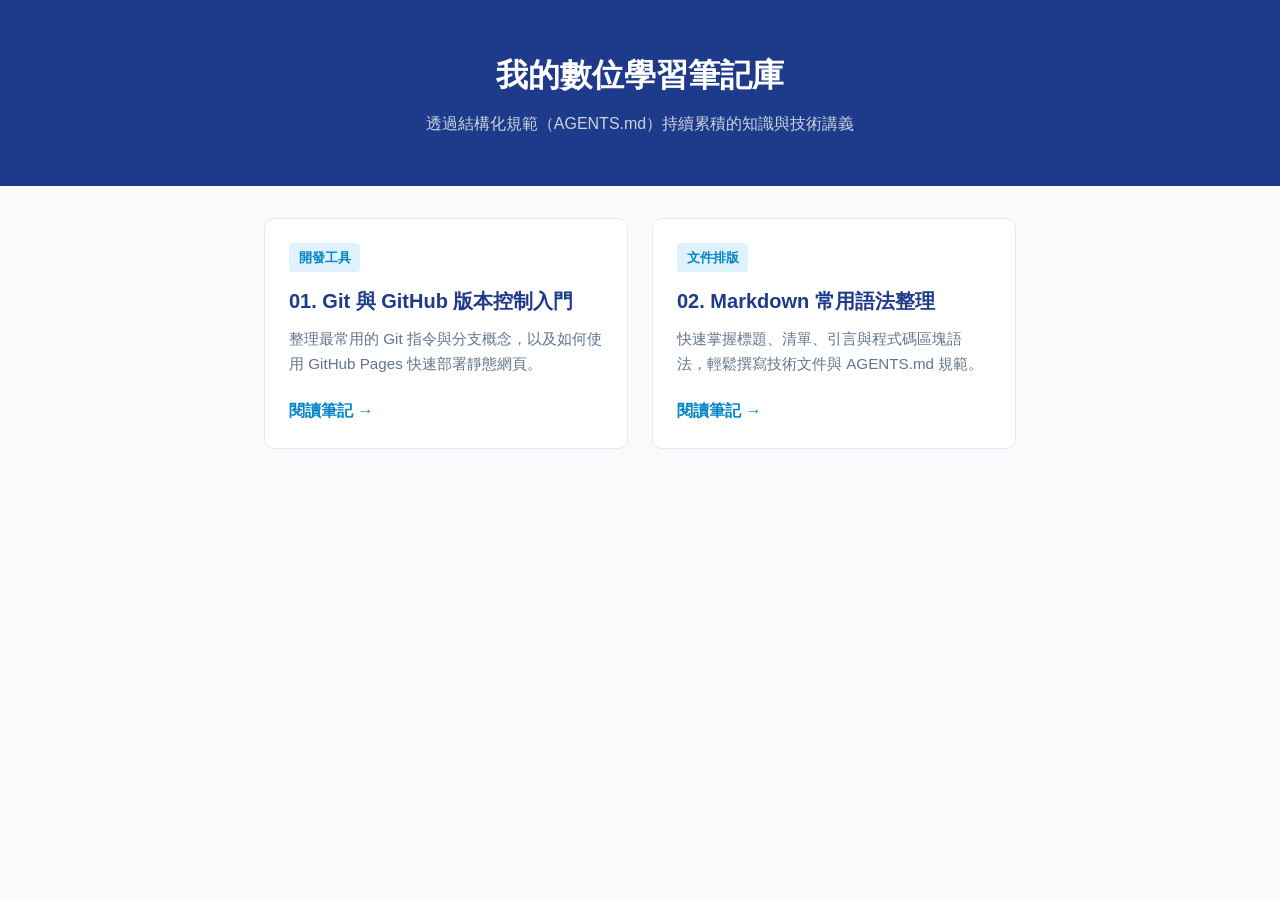
<file: index.html>
<!DOCTYPE html>
<html lang="zh-Hant">
<head>
  <meta charset="UTF-8">
  <meta name="viewport" content="width=device-width, initial-scale=1.0">
  <title>我的數位學習筆記庫</title>
  <link rel="stylesheet" href="css/style.css">
</head>
<body>
  <header class="site-header">
    <h1>我的數位學習筆記庫</h1>
    <p>透過結構化規範（AGENTS.md）持續累積的知識與技術講義</p>
  </header>

  <div class="container">
    <main class="card-grid">
      <article class="lesson-card">
        <div>
          <span class="tag">開發工具</span>
          <h2>01. Git 與 GitHub 版本控制入門</h2>
          <p>整理最常用的 Git 指令與分支概念，以及如何使用 GitHub Pages 快速部署靜態網頁。</p>
        </div>
        <a href="lessons/01-git-basics.html" class="btn">閱讀筆記 →</a>
      </article>

      <article class="lesson-card">
        <div>
          <span class="tag">文件排版</span>
          <h2>02. Markdown 常用語法整理</h2>
          <p>快速掌握標題、清單、引言與程式碼區塊語法，輕鬆撰寫技術文件與 AGENTS.md 規範。</p>
        </div>
        <a href="lessons/02-markdown-guide.html" class="btn">閱讀筆記 →</a>
      </article>
    </main>
  </div>
</body>
</html>
</file>
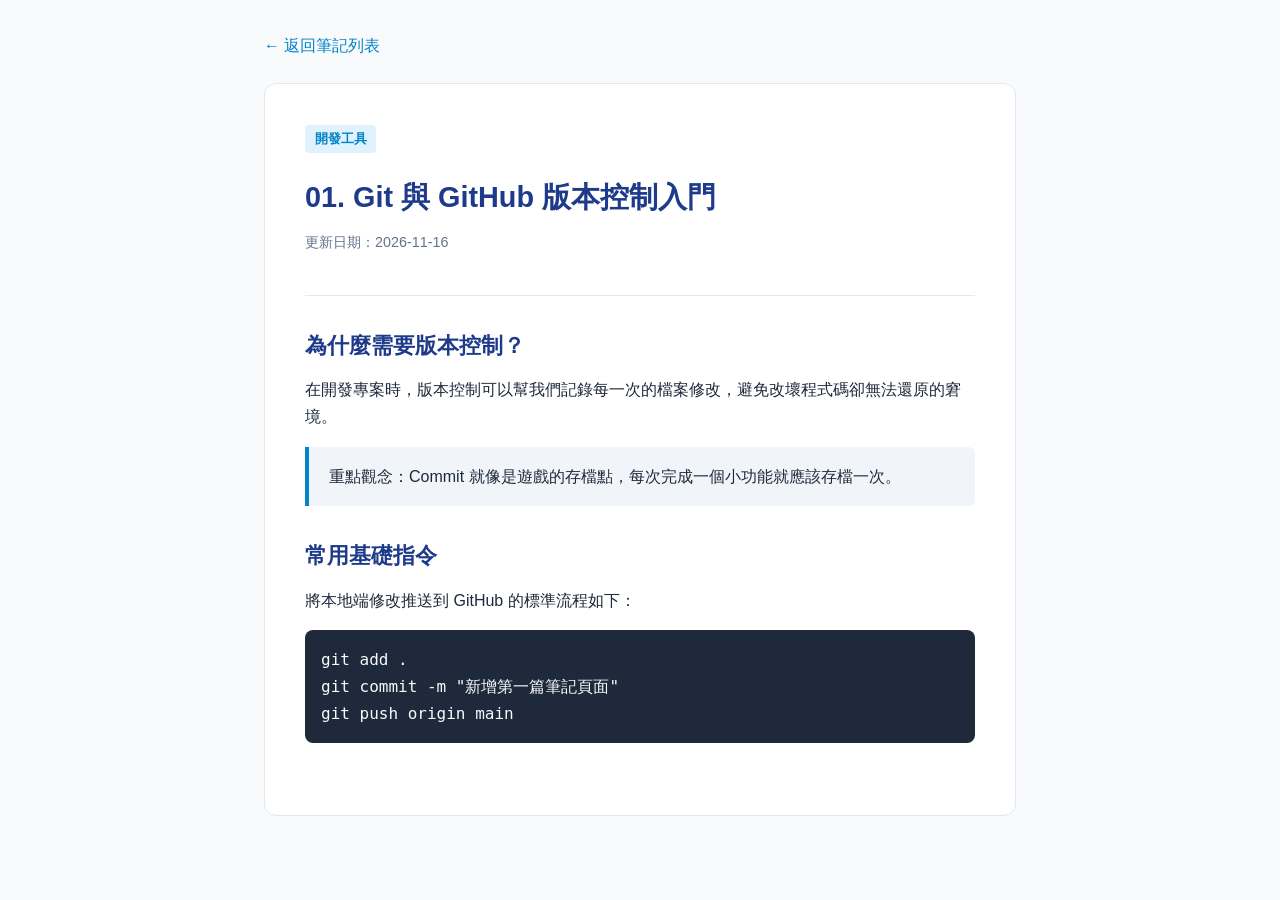
<file: css/01-git-basics.html>
<!DOCTYPE html>
<html lang="zh-Hant">
<head>
  <meta charset="UTF-8">
  <meta name="viewport" content="width=device-width, initial-scale=1.0">
  <title>01. Git 與 GitHub 版本控制入門 - 我的數位學習筆記庫</title>
  <link rel="stylesheet" href="../css/style.css">
</head>
<body>
  <div class="container">
    <nav class="breadcrumb">
      <a href="../index.html">← 返回筆記列表</a>
    </nav>

    <article class="lesson-content">
      <header>
        <span class="tag">開發工具</span>
        <h1>01. Git 與 GitHub 版本控制入門</h1>
        <p class="meta">更新日期：2026-11-16</p>
      </header>

      <section>
        <h2>為什麼需要版本控制？</h2>
        <p>在開發專案時，版本控制可以幫我們記錄每一次的檔案修改，避免改壞程式碼卻無法還原的窘境。</p>
        <blockquote>重點觀念：Commit 就像是遊戲的存檔點，每次完成一個小功能就應該存檔一次。</blockquote>
      </section>

      <section>
        <h2>常用基礎指令</h2>
        <p>將本地端修改推送到 GitHub 的標準流程如下：</p>
        <pre><code>git add .
git commit -m "新增第一篇筆記頁面"
git push origin main</code></pre>
      </section>
    </article>
  </div>
</body>
</html>
</file>
<file: css/style.css>
:root {
  --bg-color: #F8FAFC;
  --card-bg: #FFFFFF;
  --primary: #1E3A8A;
  --accent: #0284C7;
  --text-main: #1E293B;
  --text-muted: #64748B;
  --border: #E2E8F0;
}

* { box-sizing: border-box; margin: 0; padding: 0; }

body {
  font-family: -apple-system, BlinkMacSystemFont, "Segoe UI", Roboto, "Noto Sans TC", sans-serif;
  background-color: var(--bg-color);
  color: var(--text-main);
  line-height: 1.7;
  font-size: 16px;
}

.container {
  max-width: 800px;
  margin: 0 auto;
  padding: 2rem 1.5rem;
}

/* 首頁 Header */
.site-header {
  background-color: var(--primary);
  color: white;
  padding: 3rem 1.5rem;
  text-align: center;
}
.site-header h1 { font-size: 2rem; margin-bottom: 0.5rem; }
.site-header p { color: #CBD5E1; }

/* 卡片列表 */
.card-grid {
  display: grid;
  grid-template-columns: repeat(auto-fill, minmax(320px, 1fr));
  gap: 1.5rem;
}

.lesson-card {
  background: var(--card-bg);
  border: 1px solid var(--border);
  border-radius: 10px;
  padding: 1.5rem;
  display: flex;
  flex-direction: column;
  justify-content: space-between;
  transition: transform 0.2s, box-shadow 0.2s;
}
.lesson-card:hover {
  transform: translateY(-3px);
  box-shadow: 0 10px 20px rgba(0,0,0,0.05);
}

.tag {
  display: inline-block;
  background: #E0F2FE;
  color: var(--accent);
  font-size: 0.8rem;
  font-weight: 600;
  padding: 0.2rem 0.6rem;
  border-radius: 4px;
  margin-bottom: 0.75rem;
  width: fit-content;
}

.lesson-card h2 { font-size: 1.25rem; color: var(--primary); margin-bottom: 0.5rem; }
.lesson-card p { color: var(--text-muted); font-size: 0.95rem; margin-bottom: 1.25rem; }

.btn {
  display: inline-block;
  color: var(--accent);
  text-decoration: none;
  font-weight: 600;
}
.btn:hover { text-decoration: underline; }

/* 內頁樣式 */
.breadcrumb { margin-bottom: 1.5rem; }
.breadcrumb a { color: var(--accent); text-decoration: none; font-weight: 500; }

.lesson-content {
  background: var(--card-bg);
  border: 1px solid var(--border);
  border-radius: 12px;
  padding: 2.5rem;
}
.lesson-content header { border-bottom: 1px solid var(--border); padding-bottom: 1.5rem; margin-bottom: 2rem; }
.lesson-content h1 { color: var(--primary); font-size: 1.8rem; margin: 0.5rem 0; }
.meta { color: var(--text-muted); font-size: 0.9rem; }

.lesson-content section { margin-bottom: 2rem; }
.lesson-content h2 { color: var(--primary); font-size: 1.35rem; margin-bottom: 0.75rem; }
.lesson-content p { margin-bottom: 1rem; }

blockquote {
  background: #F1F5F9;
  border-left: 4px solid var(--accent);
  padding: 1rem 1.25rem;
  margin: 1rem 0;
  border-radius: 0 6px 6px 0;
}

pre {
  background: #1E293B;
  color: #F8FAFC;
  padding: 1rem;
  border-radius: 8px;
  overflow-x: auto;
  margin: 1rem 0;
}
</file>
